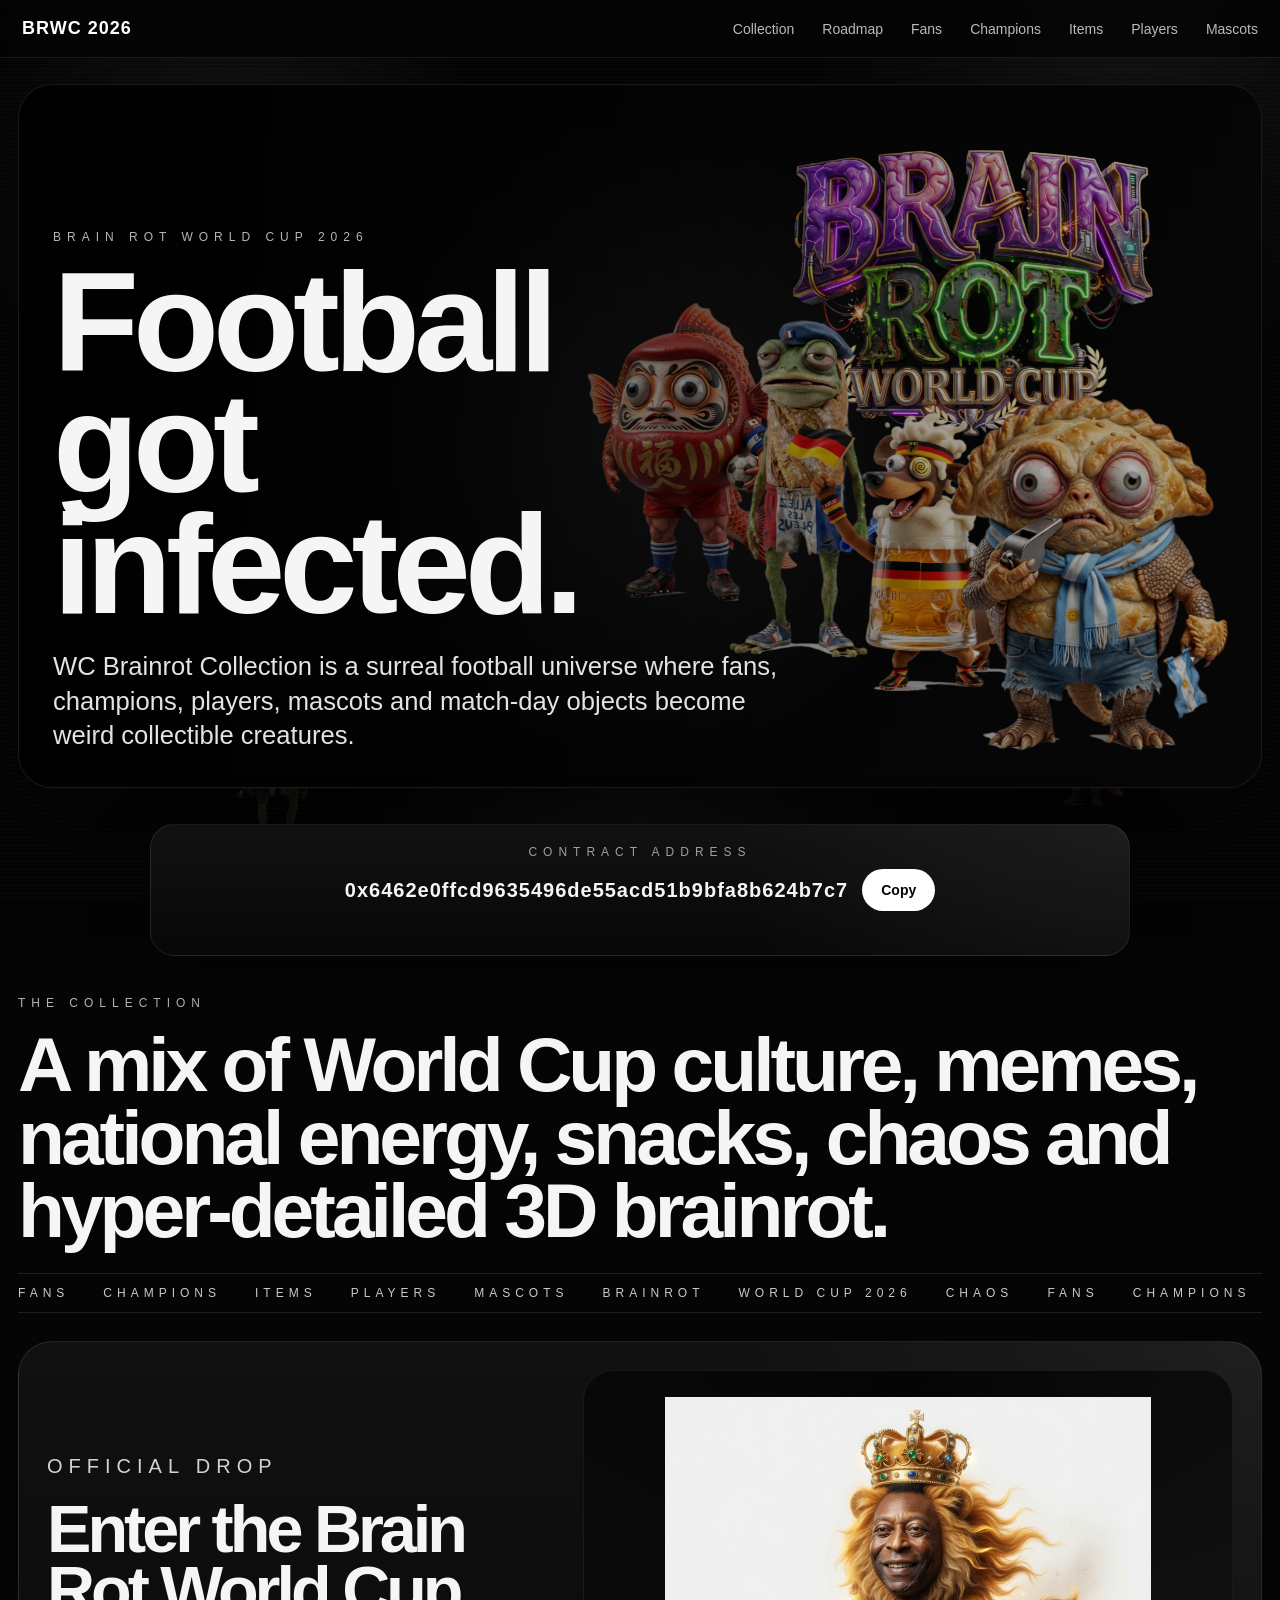
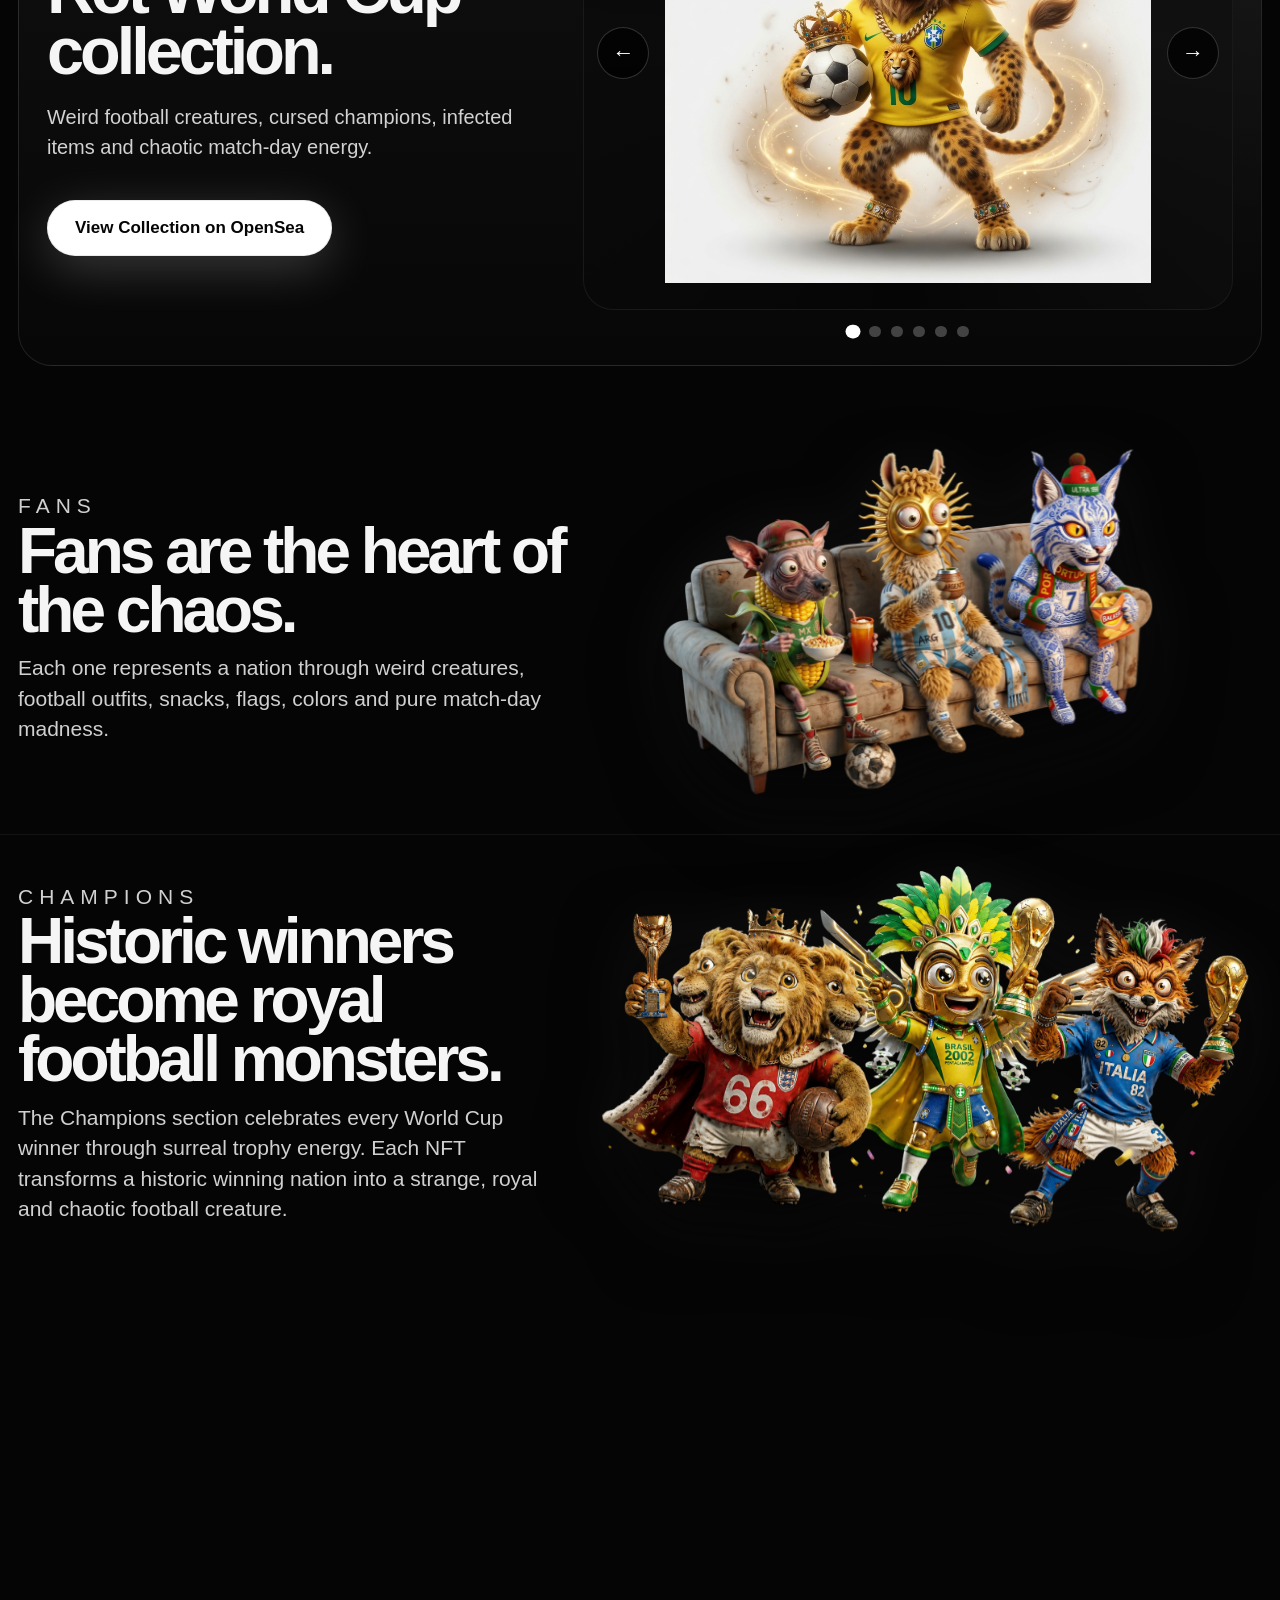
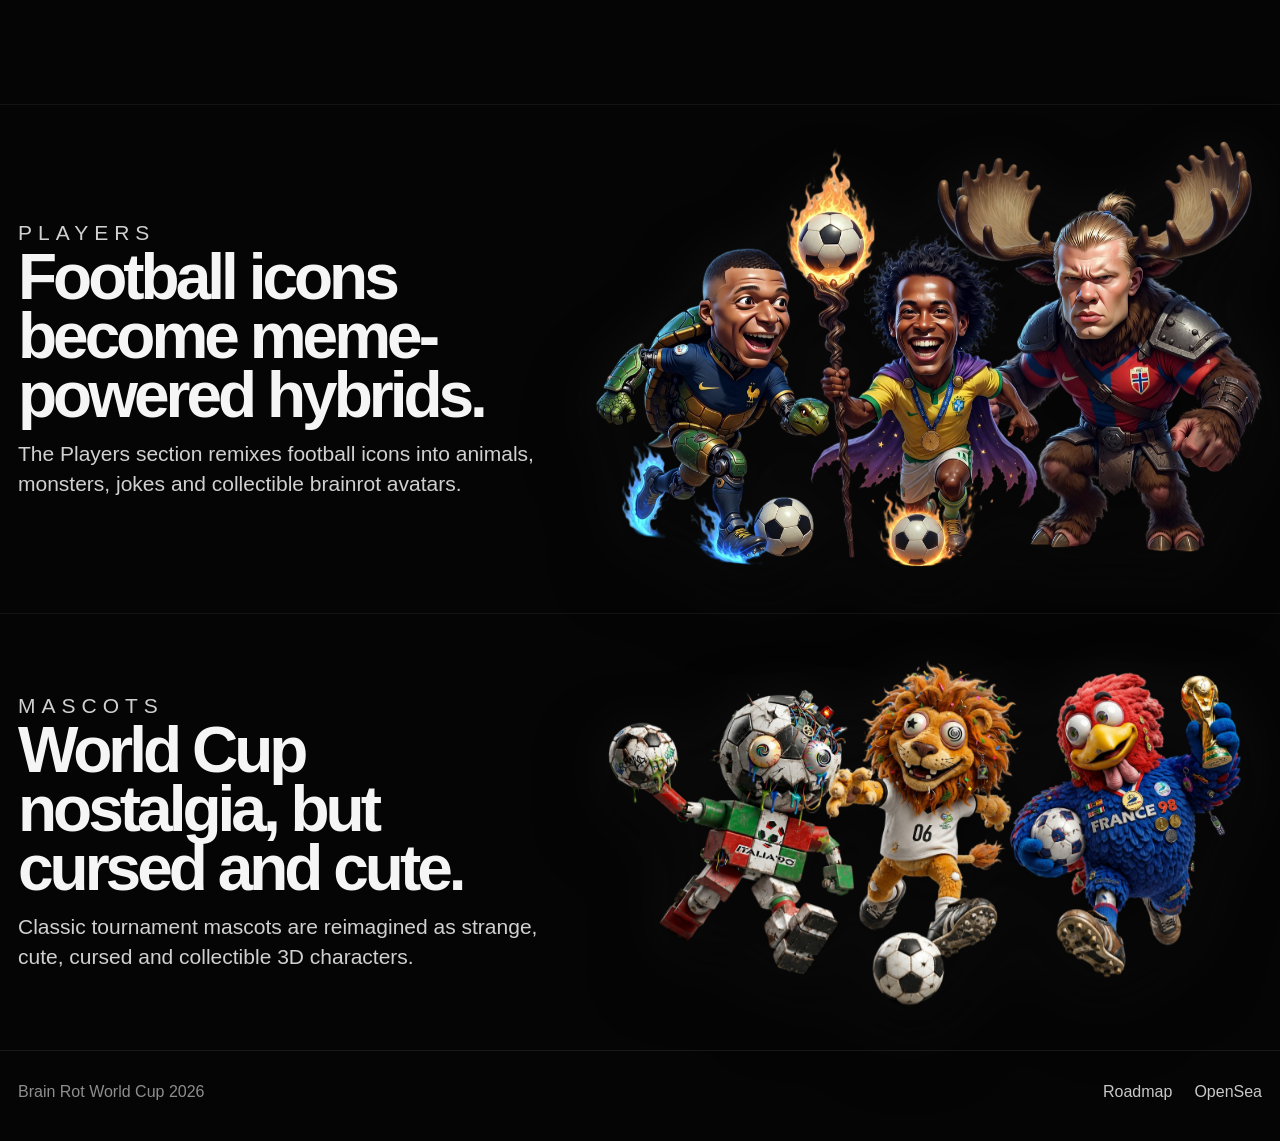
<file: index.html>
<!DOCTYPE html>
<html lang="en">
<head>
  <meta charset="UTF-8" />
  <meta name="viewport" content="width=device-width, initial-scale=1.0" />

  <title>Brain Rot World Cup 2026</title>

  <link rel="stylesheet" href="style.css" />
</head>
<body>

  <div class="cursor-glow"></div>

  <!-- Floating background characters -->
  <div class="bg-floaters">
    <img src="assets/floaters/floater-01.png" class="floater floater-1" alt="">
    <img src="assets/floaters/floater-02.png" class="floater floater-2" alt="">
    <img src="assets/floaters/floater-03.png" class="floater floater-3" alt="">
    <img src="assets/floaters/floater-04.png" class="floater floater-4" alt="">
    <img src="assets/floaters/floater-05.png" class="floater floater-5" alt="">
    <img src="assets/floaters/floater-06.png" class="floater floater-6" alt="">
  </div>

  <nav class="navbar">
   <a href="/" class="logo">BRWC 2026</a>

    <div class="nav-links">
      <a href="#collection">Collection</a>
      <a href="/roadmap">Roadmap</a>
      <a href="#fans">Fans</a>
      <a href="#champions">Champions</a>
      <a href="#items">Items</a>
      <a href="#players">Players</a>
      <a href="#mascots">Mascots</a>
    </div>
  </nav>

  <main>

    <section class="hero">
      <div class="hero-stage reveal">
        <img src="assets/hero.png" alt="Brain Rot World Cup cover" class="hero-art">

        <div class="hero-overlay"></div>

        <div class="hero-content">
          <p class="tag glitch-tag">BRAIN ROT WORLD CUP 2026</p>

          <h1 class="hero-title">
            <span>Football</span>
            <span>got</span>
            <span>infected.</span>
          </h1>

          <p class="hero-description">
            WC Brainrot Collection is a surreal football universe where fans,
            champions, players, mascots and match-day objects become weird collectible creatures.
          </p>
        </div>
      </div>
    </section>

    <section class="contract-bar reveal">
      <div class="contract-box">
        <p class="contract-label">Contract Address</p>

        <div class="contract-code-wrap">
          <span id="ca-value" class="contract-code"> 0x6462e0ffcd9635496de55acd51b9bfa8b624b7c7 </span>

          <button id="copy-ca-btn" class="copy-ca-btn magnetic" type="button">
            Copy
          </button>
        </div>

        <span id="copy-feedback" class="copy-feedback">Copied!</span>
      </div>
    </section>

    <section id="collection" class="collection-section">
      <div class="collection-top reveal">
        <p class="tag glitch-tag">THE COLLECTION</p>

        <h2 class="animated-headline">
          A mix of World Cup culture, memes, national energy, snacks, chaos and hyper-detailed 3D brainrot.
        </h2>
      </div>

      <div class="marquee reveal">
        <div class="marquee-track">
          <span>FANS</span>
          <span>CHAMPIONS</span>
          <span>ITEMS</span>
          <span>PLAYERS</span>
          <span>MASCOTS</span>
          <span>BRAINROT</span>
          <span>WORLD CUP 2026</span>
          <span>CHAOS</span>
          <span>FANS</span>
          <span>CHAMPIONS</span>
          <span>ITEMS</span>
          <span>PLAYERS</span>
          <span>MASCOTS</span>
          <span>BRAINROT</span>
          <span>WORLD CUP 2026</span>
          <span>CHAOS</span>
        </div>
      </div>

      <div class="collection-feature reveal">
        <div class="collection-copy">
          <p class="tag glitch-tag">OFFICIAL DROP</p>

          <h3>Enter the Brain Rot World Cup collection.</h3>

          <p>
            Weird football creatures, cursed champions, infected items and chaotic match-day energy.
          </p>

          <a
            href="https://opensea.io/collection/brain-rot-world-cup-2026/overview"
            target="_blank"
            rel="noopener noreferrer"
            class="opensea-button big magnetic"
          >
            View Collection on OpenSea
          </a>
        </div>

        <div class="carousel-wrap">
          <button class="carousel-btn prev magnetic" aria-label="Previous NFT">←</button>

          <div class="carousel-stage">
            <div class="slide active">
              <img src="assets/nfts/nft-01.png" alt="BRWC NFT 01">
            </div>

            <div class="slide">
              <img src="assets/nfts/nft-02.png" alt="BRWC NFT 02">
            </div>

            <div class="slide">
              <img src="assets/nfts/nft-03.png" alt="BRWC NFT 03">
            </div>

            <div class="slide">
              <img src="assets/nfts/nft-04.png" alt="BRWC NFT 04">
            </div>

            <div class="slide">
              <img src="assets/nfts/nft-05.png" alt="BRWC NFT 05">
            </div>

            <div class="slide">
              <img src="assets/nfts/nft-06.png" alt="BRWC NFT 06">
            </div>
          </div>

          <button class="carousel-btn next magnetic" aria-label="Next NFT">→</button>

          <div class="carousel-dots">
            <button class="dot active" aria-label="NFT 1"></button>
            <button class="dot" aria-label="NFT 2"></button>
            <button class="dot" aria-label="NFT 3"></button>
            <button class="dot" aria-label="NFT 4"></button>
            <button class="dot" aria-label="NFT 5"></button>
            <button class="dot" aria-label="NFT 6"></button>
          </div>
        </div>
      </div>
    </section>

    <section id="fans" class="category reveal">
      <div class="category-text">
        <p class="tag glitch-tag">FANS</p>

        <h2>Fans are the heart of the chaos.</h2>

        <p>
          Each one represents a nation through weird creatures, football outfits,
          snacks, flags, colors and pure match-day madness.
        </p>
      </div>

      <div class="category-image">
        <img src="assets/fans.png" alt="Brainrot football fans">
      </div>
    </section>

    <section id="champions" class="category reveal">
      <div class="category-text">
        <p class="tag glitch-tag">CHAMPIONS</p>

        <h2>Historic winners become royal football monsters.</h2>

        <p>
          The Champions section celebrates every World Cup winner through surreal
          trophy energy. Each NFT transforms a historic winning nation into a
          strange, royal and chaotic football creature.
        </p>
      </div>

      <div class="category-image">
        <img src="assets/champions.png" alt="Brainrot World Cup champions">
      </div>
    </section>

    <section id="items" class="category reveal">
      <div class="category-text">
        <p class="tag glitch-tag">ITEMS</p>

        <h2>The match-day objects got infected too.</h2>

        <p>
          Cards, flags, whistles, balls and football symbols turn into living
          brainrot characters with their own weird personalities.
        </p>
      </div>

      <div class="category-image">
        <img src="assets/items.png" alt="Brainrot World Cup items">
      </div>
    </section>

    <section id="players" class="category reveal">
      <div class="category-text">
        <p class="tag glitch-tag">PLAYERS</p>

        <h2>Football icons become meme-powered hybrids.</h2>

        <p>
          The Players section remixes football icons into animals, monsters,
          jokes and collectible brainrot avatars.
        </p>
      </div>

      <div class="category-image">
        <img src="assets/players.png" alt="Brainrot football players">
      </div>
    </section>

    <section id="mascots" class="category reveal">
      <div class="category-text">
        <p class="tag glitch-tag">MASCOTS</p>

        <h2>World Cup nostalgia, but cursed and cute.</h2>

        <p>
          Classic tournament mascots are reimagined as strange, cute, cursed
          and collectible 3D characters.
        </p>
      </div>

      <div class="category-image">
        <img src="assets/mascots.png" alt="Brainrot World Cup mascots">
      </div>
    </section>

  </main>

  <footer class="reveal">
    <p>Brain Rot World Cup 2026</p>

    <div class="footer-links">
      <a href="/roadmap" class="magnetic">Roadmap</a>

      <a
        href="https://opensea.io/collection/brain-rot-world-cup-2026/overview"
        target="_blank"
        rel="noopener noreferrer"
        class="magnetic"
      >
        OpenSea
      </a>
    </div>
  </footer>

  <script src="script.js"></script>
</body>
</html>
</file>
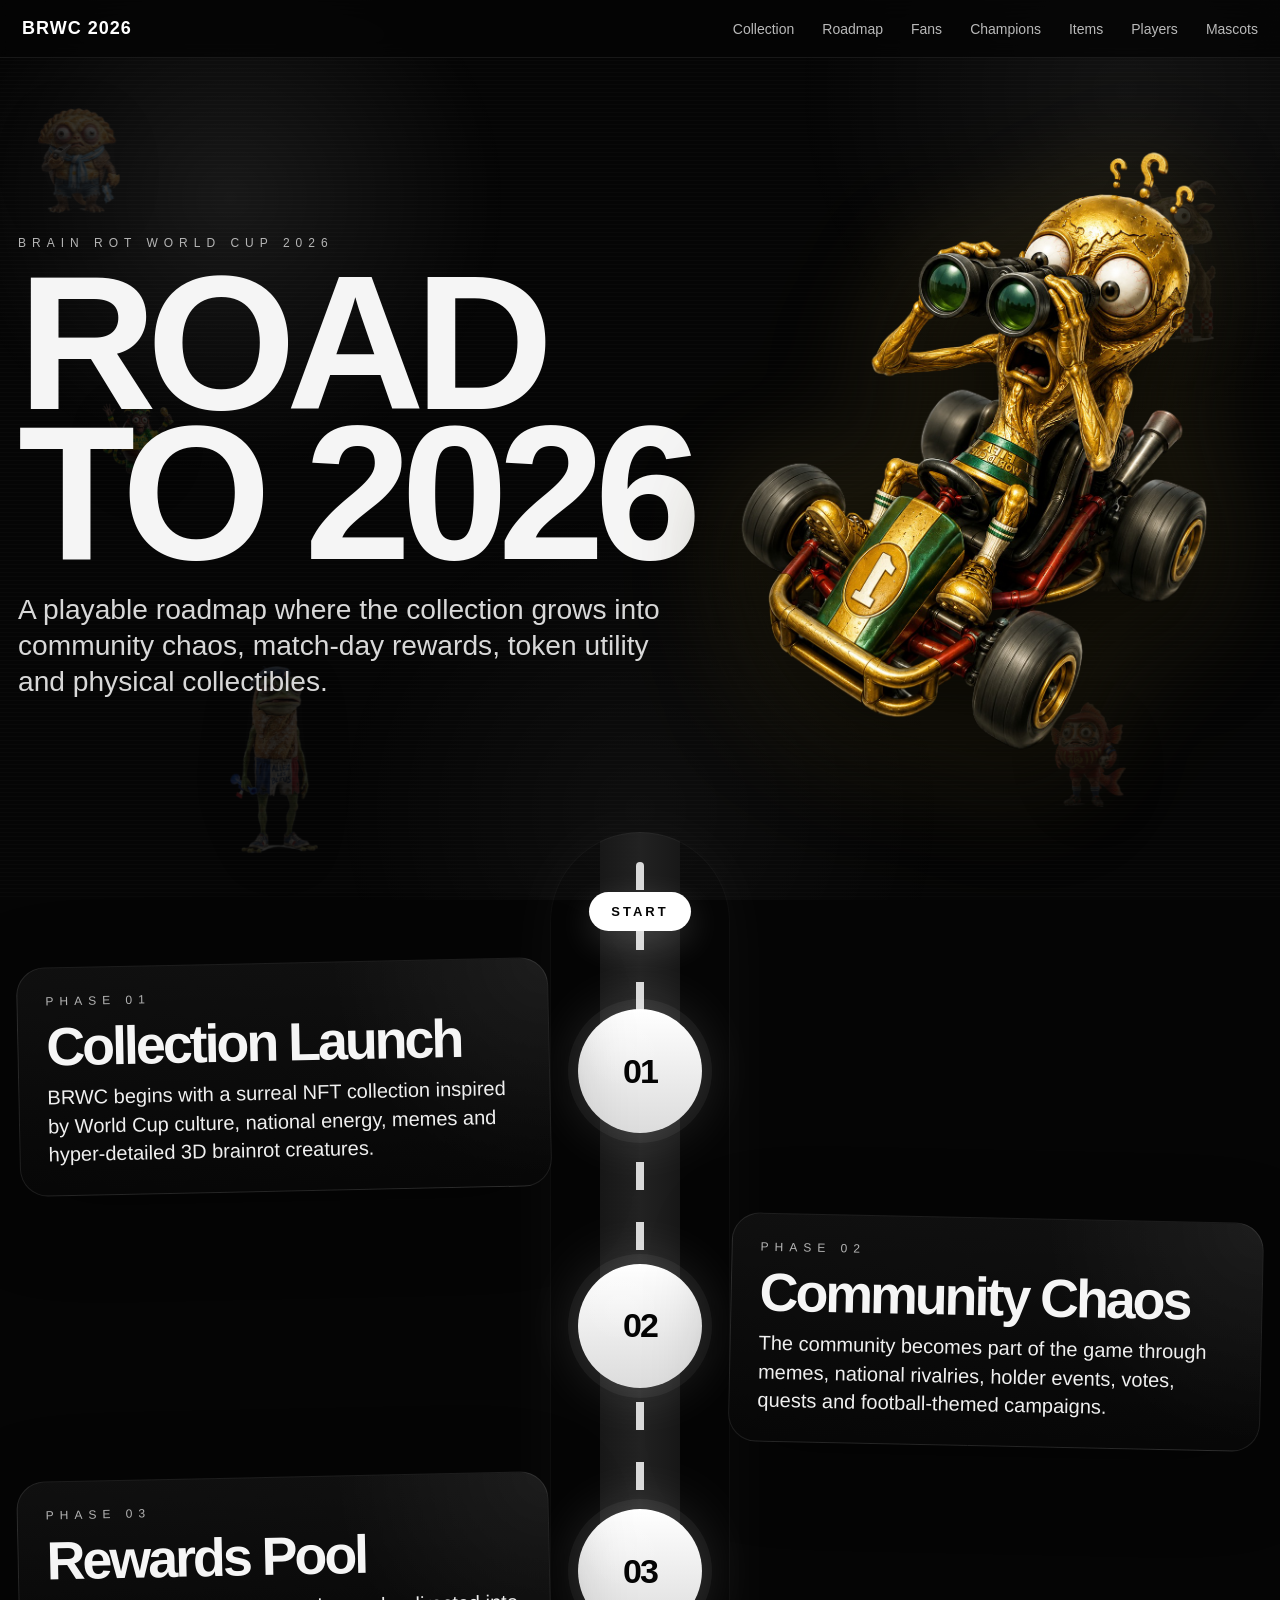
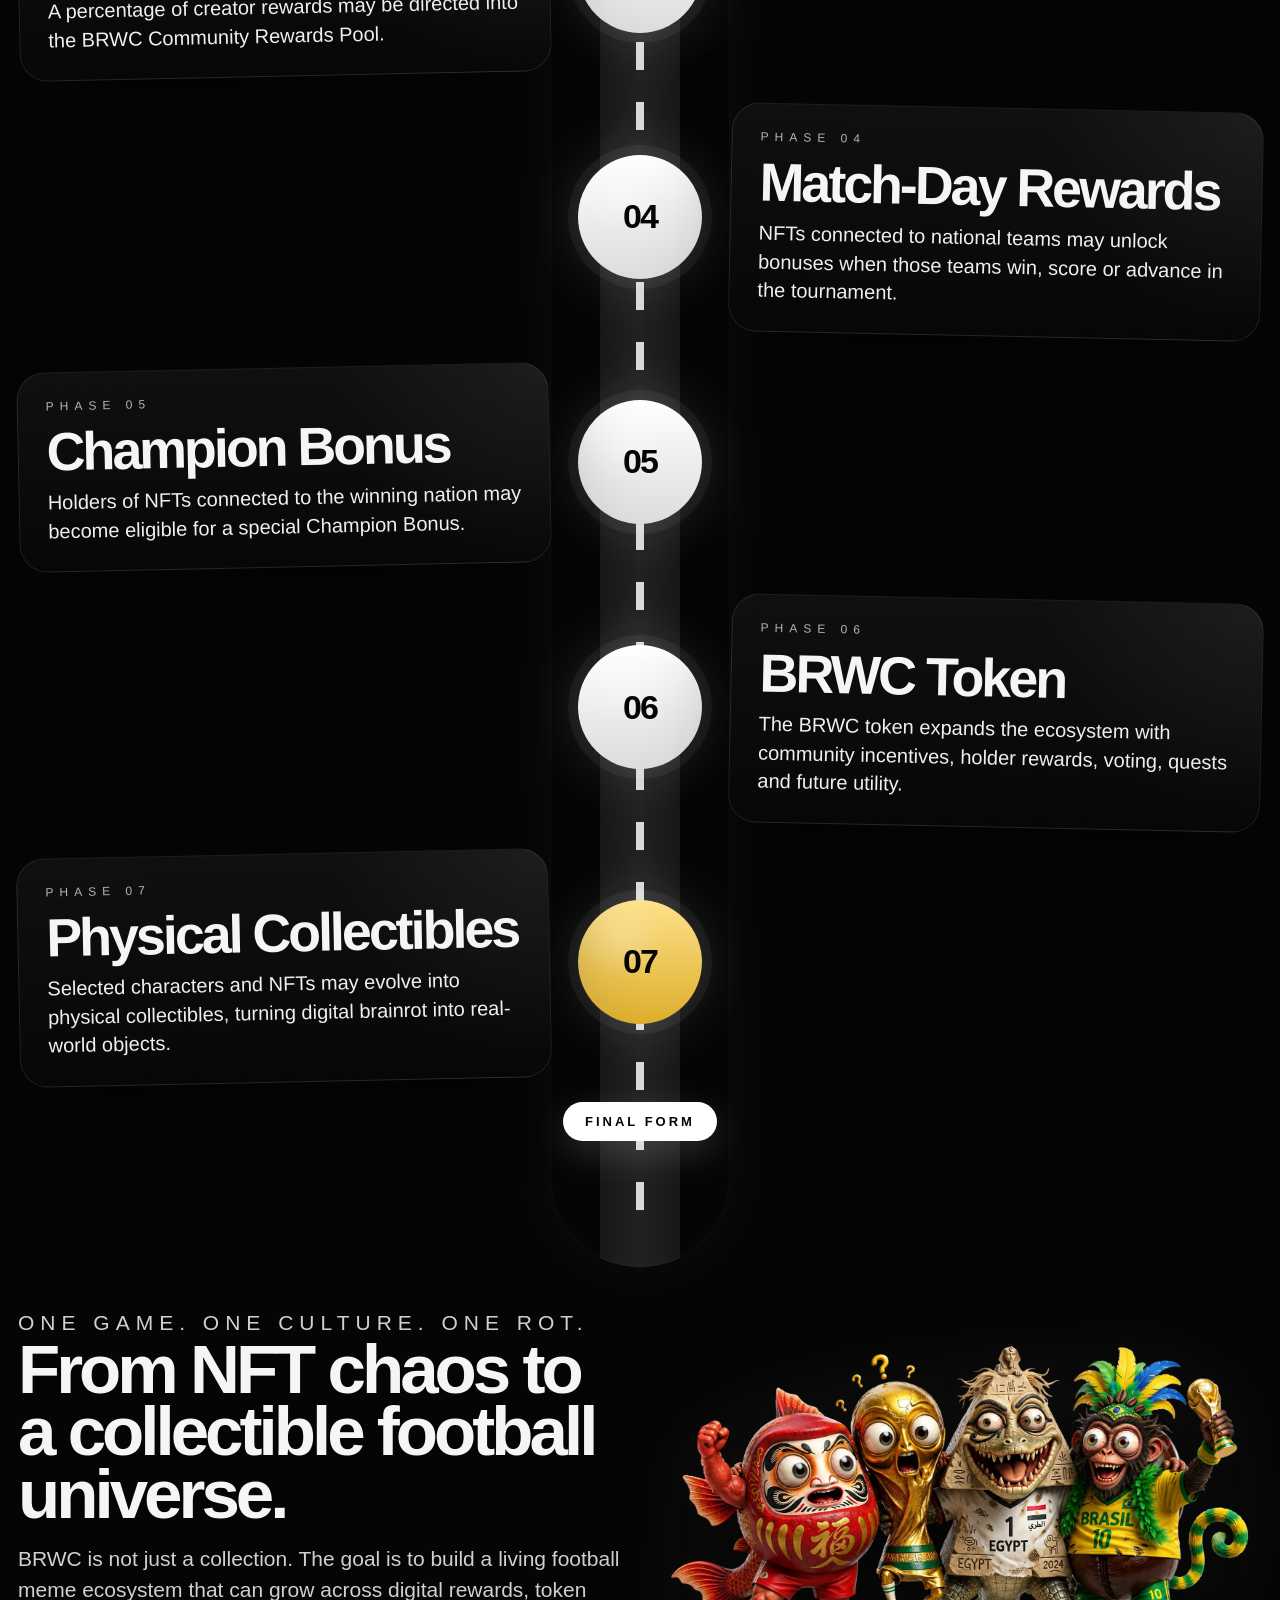
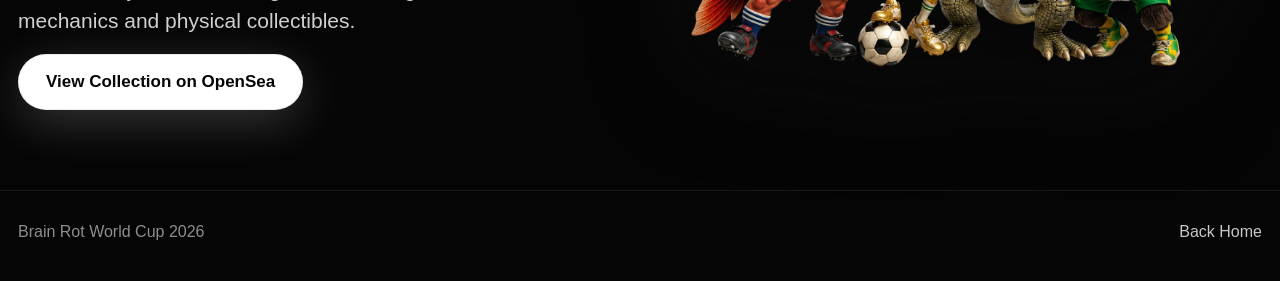
<file: roadmap.html>
<!DOCTYPE html>
<html lang="en">
<head>
  <meta charset="UTF-8" />
  <meta name="viewport" content="width=device-width, initial-scale=1.0" />

  <title>Roadmap — Brain Rot World Cup 2026</title>

  <link rel="stylesheet" href="style.css" />
</head>
<body>

  <div class="cursor-glow"></div>

  <div class="bg-floaters">
    <img src="assets/floaters/floater-01.png" class="floater floater-1" alt="">
    <img src="assets/floaters/floater-02.png" class="floater floater-2" alt="">
    <img src="assets/floaters/floater-03.png" class="floater floater-3" alt="">
    <img src="assets/floaters/floater-04.png" class="floater floater-4" alt="">
    <img src="assets/floaters/floater-05.png" class="floater floater-5" alt="">
    <img src="assets/floaters/floater-06.png" class="floater floater-6" alt="">
  </div>

  <nav class="navbar">
    <a href="index.html" class="logo">BRWC 2026</a>

    <div class="nav-links">
      <a href="index.html#collection">Collection</a>
      <a href="roadmap.html">Roadmap</a>
      <a href="index.html#fans">Fans</a>
      <a href="index.html#champions">Champions</a>
      <a href="index.html#items">Items</a>
      <a href="index.html#players">Players</a>
      <a href="index.html#mascots">Mascots</a>
    </div>
  </nav>

<main class="roadmap-page">

  <section class="road-hero">
    <div class="road-hero-copy reveal">
      <p class="tag glitch-tag">BRAIN ROT WORLD CUP 2026</p>
      <h1 class="road-title">Road to 2026</h1>
      <p class="road-subtitle">
        A playable roadmap where the collection grows into community chaos,
        match-day rewards, token utility and physical collectibles.
      </p>
    </div>

    <div class="road-hero-mascot reveal">
      <img src="assets/roadmap-trophy.png" alt="Brainrot trophy mascot">
    </div>
  </section>

  <section class="roadmap-map reveal">
    <div class="road-start">START</div>

    <article class="road-stop left">
      <div class="road-card">
        <div class="road-card-top">
          <p class="tag">PHASE 01</p>
          <h2>Collection Launch</h2>
        </div>

        <p class="road-summary">
          BRWC begins with a surreal NFT collection inspired by World Cup culture,
          national energy, memes and hyper-detailed 3D brainrot creatures.
        </p>

        <div class="road-detail">
          <p>
            Launch the core collection, open the website, establish the visual universe,
            connect the project to OpenSea and begin building the first base of holders.
          </p>
        </div>
      </div>

      <div class="road-node">
        <span>01</span>
      </div>

      <div class="road-empty"></div>
    </article>

    <article class="road-stop right">
      <div class="road-empty"></div>

      <div class="road-node">
        <span>02</span>
      </div>

      <div class="road-card">
        <div class="road-card-top">
          <p class="tag">PHASE 02</p>
          <h2>Community Chaos</h2>
        </div>

        <p class="road-summary">
          The community becomes part of the game through memes, national rivalries,
          holder events, votes, quests and football-themed campaigns.
        </p>

        <div class="road-detail">
          <p>
            Turn holders into active participants with memes, votes, mini-games,
            fan wars, country rivalries and social campaigns that keep the project alive.
          </p>
        </div>
      </div>
    </article>

    <article class="road-stop left">
      <div class="road-card">
        <div class="road-card-top">
          <p class="tag">PHASE 03</p>
          <h2>Rewards Pool</h2>
        </div>

        <p class="road-summary">
          A percentage of creator rewards may be directed into the BRWC Community Rewards Pool.
        </p>

        <div class="road-detail">
          <p>
            The pool may be used for future holder rewards, token campaigns,
            events, collabs and ecosystem growth. This becomes the fuel behind the game.
          </p>
        </div>
      </div>

      <div class="road-node">
        <span>03</span>
      </div>

      <div class="road-empty"></div>
    </article>

    <article class="road-stop right">
      <div class="road-empty"></div>

      <div class="road-node">
        <span>04</span>
      </div>

      <div class="road-card">
        <div class="road-card-top">
          <p class="tag">PHASE 04</p>
          <h2>Match-Day Rewards</h2>
        </div>

        <p class="road-summary">
          NFTs connected to national teams may unlock bonuses when those teams win,
          score or advance in the tournament.
        </p>

        <div class="road-detail">
          <p>
            During the World Cup, national team NFTs become part of the live game.
            Match results may unlock bonuses, community rewards and special campaigns.
          </p>
        </div>
      </div>
    </article>

    <article class="road-stop left">
      <div class="road-card">
        <div class="road-card-top">
          <p class="tag">PHASE 05</p>
          <h2>Champion Bonus</h2>
        </div>

        <p class="road-summary">
          Holders of NFTs connected to the winning nation may become eligible
          for a special Champion Bonus.
        </p>

        <div class="road-detail">
          <p>
            Once the World Cup champion is crowned, the winning nation’s NFTs may receive
            a special bonus funded by the BRWC Community Rewards Pool.
          </p>
        </div>
      </div>

      <div class="road-node">
        <span>05</span>
      </div>

      <div class="road-empty"></div>
    </article>

    <article class="road-stop right">
      <div class="road-empty"></div>

      <div class="road-node">
        <span>06</span>
      </div>

      <div class="road-card">
        <div class="road-card-top">
          <p class="tag">PHASE 06</p>
          <h2>BRWC Token</h2>
        </div>

        <p class="road-summary">
          The BRWC token expands the ecosystem with community incentives,
          holder rewards, voting, quests and future utility.
        </p>

        <div class="road-detail">
          <p>
            The token becomes the ecosystem fuel for participation, incentive mechanics,
            community actions, future access and deeper collection utility.
          </p>
        </div>
      </div>
    </article>

    <article class="road-stop left">
      <div class="road-card">
        <div class="road-card-top">
          <p class="tag">PHASE 07</p>
          <h2>Physical Collectibles</h2>
        </div>

        <p class="road-summary">
          Selected characters and NFTs may evolve into physical collectibles,
          turning digital brainrot into real-world objects.
        </p>

        <div class="road-detail">
          <p>
            The long-term vision includes transforming the universe into physical pieces
            such as collectible figures, cards, packs or special objects inspired by BRWC.
          </p>
        </div>
      </div>

      <div class="road-node finish">
        <span>07</span>
      </div>

      <div class="road-empty"></div>
    </article>

    <div class="road-finish">FINAL FORM</div>
  </section>

  <section class="road-bottom reveal">
    <div class="road-bottom-copy">
      <p class="tag glitch-tag">ONE GAME. ONE CULTURE. ONE ROT.</p>
      <h2>From NFT chaos to a collectible football universe.</h2>
      <p>
        BRWC is not just a collection. The goal is to build a living football meme ecosystem
        that can grow across digital rewards, token mechanics and physical collectibles.
      </p>

      <a
        href="https://opensea.io/collection/brain-rot-world-cup-2026/overview"
        target="_blank"
        rel="noopener noreferrer"
        class="opensea-button big magnetic"
      >
        View Collection on OpenSea
      </a>
    </div>

    <div class="road-bottom-art">
      <img src="assets/roadmap-fans.png" alt="Brainrot football fans">
    </div>
  </section>

</main>

  <footer class="reveal">
    <p>Brain Rot World Cup 2026</p>

    <a href="index.html">Back Home</a>
  </footer>

  <script src="script.js"></script>
</body>
</html>
</file>
<file: style.css>
* {
  box-sizing: border-box;
}

html {
  scroll-behavior: smooth;
  cursor: url("assets/trophy-cursor.png") 16 16, auto;
}

body {
  margin: 0;
  background: #050505;
  color: #f5f5f5;
  font-family: Arial, Helvetica, sans-serif;
  overflow-x: hidden;
  cursor: url("assets/trophy-cursor.png") 16 16, auto;
}

a,
button,
.carousel-btn,
.dot,
.magnetic {
  cursor: url("assets/trophy-cursor.png") 16 16, pointer;
}

body::before {
  content: "";
  position: fixed;
  inset: 0;
  pointer-events: none;
  z-index: 0;
  background:
    radial-gradient(circle at 18% 22%, rgba(255,255,255,0.08), transparent 22%),
    radial-gradient(circle at 88% 10%, rgba(255,255,255,0.06), transparent 24%),
    radial-gradient(circle at 50% 90%, rgba(255,255,255,0.04), transparent 30%);
  animation: backgroundPulse 9s ease-in-out infinite;
}

body::after {
  content: "";
  position: fixed;
  inset: 0;
  pointer-events: none;
  z-index: 1;
  opacity: 0.045;
  background-image:
    linear-gradient(rgba(255,255,255,0.35) 1px, transparent 1px);
  background-size: 100% 4px;
  mix-blend-mode: screen;
}

@keyframes backgroundPulse {
  0% {
    opacity: 0.65;
    transform: scale(1);
  }

  50% {
    opacity: 1;
    transform: scale(1.04);
  }

  100% {
    opacity: 0.65;
    transform: scale(1);
  }
}

img {
  width: 100%;
  display: block;
}

main,
nav,
footer {
  position: relative;
  z-index: 2;
}

/* cursor glow */
.cursor-glow {
  position: fixed;
  left: 0;
  top: 0;
  width: 34px;
  height: 34px;
  border-radius: 999px;
  pointer-events: none;
  z-index: 9999;
  opacity: 0;
  transform: translate(-50%, -50%);
  background: radial-gradient(circle, rgba(255,255,255,0.32), rgba(255,255,255,0.06), transparent 70%);
  mix-blend-mode: screen;
  transition:
    opacity 0.2s ease,
    width 0.2s ease,
    height 0.2s ease;
}

.cursor-glow.active {
  opacity: 1;
}

.cursor-glow.hovering {
  width: 64px;
  height: 64px;
  background: radial-gradient(circle, rgba(255,255,255,0.46), rgba(255,255,255,0.10), transparent 70%);
}

/* floating background */
.bg-floaters {
  position: fixed;
  inset: 0;
  pointer-events: none;
  overflow: hidden;
  z-index: 1;
}

.floater {
  position: absolute;
  width: 90px;
  opacity: 0.18;
  filter:
    drop-shadow(0 10px 30px rgba(0,0,0,0.55))
    drop-shadow(0 0 16px rgba(255,255,255,0.06));
  will-change: transform;
  animation-name: floaterDrift;
  animation-timing-function: ease-in-out;
  animation-iteration-count: infinite;
}

.floater-1 {
  top: 12%;
  left: 3%;
  width: 82px;
  animation-duration: 19s;
  animation-delay: -2s;
}

.floater-2 {
  top: 20%;
  right: 5%;
  width: 105px;
  animation-duration: 24s;
  animation-delay: -8s;
}

.floater-3 {
  top: 44%;
  left: 8%;
  width: 72px;
  animation-duration: 22s;
  animation-delay: -5s;
}

.floater-4 {
  top: 54%;
  right: 9%;
  width: 98px;
  animation-duration: 21s;
  animation-delay: -11s;
}

.floater-5 {
  top: 74%;
  left: 18%;
  width: 88px;
  animation-duration: 27s;
  animation-delay: -4s;
}

.floater-6 {
  top: 78%;
  right: 12%;
  width: 76px;
  animation-duration: 20s;
  animation-delay: -13s;
}

@keyframes floaterDrift {
  0% {
    transform: translate3d(0, 0, 0) rotate(0deg) scale(1);
  }

  20% {
    transform: translate3d(24px, -36px, 0) rotate(7deg) scale(1.06);
  }

  40% {
    transform: translate3d(-18px, -18px, 0) rotate(-5deg) scale(0.96);
  }

  60% {
    transform: translate3d(30px, 20px, 0) rotate(4deg) scale(1.02);
  }

  80% {
    transform: translate3d(-12px, 34px, 0) rotate(-8deg) scale(1.08);
  }

  100% {
    transform: translate3d(0, 0, 0) rotate(0deg) scale(1);
  }
}

/* reveal on scroll */
.reveal {
  opacity: 0;
  transform: translateY(34px) scale(0.985);
  filter: blur(8px);
  transition:
    opacity 0.8s ease,
    transform 0.8s ease,
    filter 0.8s ease;
}

.reveal.visible {
  opacity: 1;
  transform: translateY(0) scale(1);
  filter: blur(0);
}

/* nav */
.navbar {
  width: 100%;
  padding: 18px 22px;
  display: flex;
  justify-content: space-between;
  align-items: center;
  position: sticky;
  top: 0;
  background: rgba(5, 5, 5, 0.78);
  backdrop-filter: blur(12px);
  z-index: 10;
  border-bottom: 1px solid rgba(255,255,255,0.08);
}

.logo {
  font-size: 18px;
  font-weight: 900;
  letter-spacing: 1px;
  animation: logoJitter 5s steps(1) infinite;
}

@keyframes logoJitter {
  0%, 92%, 100% {
    transform: translate(0, 0);
  }

  93% {
    transform: translate(1px, -1px);
  }

  94% {
    transform: translate(-1px, 1px);
  }

  95% {
    transform: translate(1px, 1px);
  }
}

.nav-links {
  display: flex;
  gap: 28px;
}

.nav-links a {
  color: white;
  text-decoration: none;
  font-size: 14px;
  opacity: 0.72;
  transition:
    opacity 0.2s ease,
    transform 0.2s ease;
}

.nav-links a:hover {
  opacity: 1;
  transform: translateY(-2px);
}

/* tags */
.tag {
  font-size: 12px;
  letter-spacing: 6px;
  text-transform: uppercase;
  color: #b5b5b5;
  margin: 0 0 18px;
}

.glitch-tag {
  animation: tinyGlitch 4.6s steps(1) infinite;
}

@keyframes tinyGlitch {
  0%, 88%, 100% {
    transform: translate(0, 0);
    opacity: 0.9;
  }

  89% {
    transform: translate(1px, -1px);
    opacity: 1;
  }

  90% {
    transform: translate(-1px, 1px);
    opacity: 0.75;
  }

  91% {
    transform: translate(0, 0);
    opacity: 0.9;
  }
}

/* hero */
.hero {
  padding: 26px 18px 28px;
}

.hero-stage {
  position: relative;
  min-height: 78vh;
  border-radius: 34px;
  overflow: hidden;
  background:
    radial-gradient(circle at center, rgba(255,255,255,0.08), transparent 45%),
    #090909;
  border: 1px solid rgba(255,255,255,0.07);
  box-shadow: 0 30px 100px rgba(0,0,0,0.55);
  animation: heroBreath 7s ease-in-out infinite;
}

@keyframes heroBreath {
  0% {
    transform: translateY(0) scale(1);
  }

  50% {
    transform: translateY(-4px) scale(1.006);
  }

  100% {
    transform: translateY(0) scale(1);
  }
}

.hero-art {
  width: 100%;
  height: 100%;
  object-fit: cover;
  object-position: center;
  min-height: 78vh;
  transform: scale(1.015);
  transition: transform 0.25s ease-out;
  will-change: transform;
}

.hero-overlay {
  position: absolute;
  inset: 0;
  background:
    linear-gradient(90deg, rgba(0,0,0,0.88) 0%, rgba(0,0,0,0.56) 36%, rgba(0,0,0,0.18) 64%, rgba(0,0,0,0.08) 100%),
    linear-gradient(180deg, rgba(0,0,0,0.28) 0%, rgba(0,0,0,0.2) 100%);
}

.hero-content {
  position: absolute;
  left: 34px;
  bottom: 34px;
  max-width: 760px;
  z-index: 2;
}

.hero-title {
  font-size: clamp(64px, 11vw, 170px);
  line-height: 0.86;
  letter-spacing: -6px;
  margin: 0;
}

.split-text .char {
  display: inline-block;
  transform-origin: 50% 80%;
  animation: charWave 3.8s ease-in-out infinite;
  animation-delay: calc(var(--i) * 0.035s);
}

@keyframes charWave {
  0%, 100% {
    transform: translateY(0) rotate(0deg) skewX(0deg);
  }

  30% {
    transform: translateY(-3px) rotate(-0.8deg) skewX(-1deg);
  }

  60% {
    transform: translateY(2px) rotate(0.6deg) skewX(0.8deg);
  }
}

.hero-description {
  font-size: clamp(22px, 2vw, 34px);
  line-height: 1.35;
  color: #e3e3e3;
  max-width: 900px;
  margin: 24px 0 0;
  animation: descriptionFloat 6s ease-in-out infinite;
}

@keyframes descriptionFloat {
  0%, 100% {
    transform: translateY(0);
  }

  50% {
    transform: translateY(-4px);
  }
}

/* collection */
.collection-section {
  padding: 16px 18px 36px;
}

.collection-top {
  max-width: 1200px;
}

.collection-top h2 {
  font-size: clamp(40px, 6vw, 92px);
  line-height: 0.95;
  letter-spacing: -4px;
  margin: 0;
}

.animated-headline {
  animation: softWobble 6s ease-in-out infinite;
  transform-origin: left center;
}

@keyframes softWobble {
  0% {
    transform: skewX(0deg) translateY(0);
  }

  25% {
    transform: skewX(-0.9deg) translateY(-2px);
  }

  50% {
    transform: skewX(0.9deg) translateY(2px);
  }

  75% {
    transform: skewX(-0.4deg) translateY(-1px);
  }

  100% {
    transform: skewX(0deg) translateY(0);
  }
}

.marquee {
  width: 100%;
  overflow: hidden;
  margin: 26px 0 28px;
  border-top: 1px solid rgba(255,255,255,0.1);
  border-bottom: 1px solid rgba(255,255,255,0.1);
  padding: 12px 0;
  transform: rotate(-0.3deg);
}

.marquee-track {
  display: flex;
  gap: 34px;
  width: max-content;
  animation: marqueeMove 19s linear infinite;
}

.marquee-track span {
  font-size: 12px;
  letter-spacing: 5px;
  white-space: nowrap;
  opacity: 0.82;
  animation: marqueePulse 3s ease-in-out infinite;
}

.marquee-track span:nth-child(odd) {
  animation-delay: 1s;
}

@keyframes marqueeMove {
  from {
    transform: translateX(0);
  }

  to {
    transform: translateX(-50%);
  }
}

@keyframes marqueePulse {
  0%, 100% {
    opacity: 0.55;
    transform: translateY(0);
  }

  50% {
    opacity: 1;
    transform: translateY(-1px);
  }
}

.collection-feature {
  display: grid;
  grid-template-columns: 0.88fr 1.12fr;
  gap: 26px;
  align-items: center;
  padding: 28px;
  border-radius: 34px;
  border: 1px solid rgba(255,255,255,0.1);
  background:
    radial-gradient(circle at top right, rgba(255,255,255,0.06), transparent 40%),
    linear-gradient(180deg, #111111, #070707);
}

.collection-copy h3 {
  font-size: clamp(48px, 5.2vw, 78px);
  line-height: 0.92;
  letter-spacing: -4px;
  margin: 0 0 20px;
  max-width: 520px;
  animation: titleBreath 5.8s ease-in-out infinite;
}

@keyframes titleBreath {
  0%, 100% {
    transform: scale(1);
  }

  50% {
    transform: scale(1.012);
  }
}

.collection-copy p {
  font-size: 20px;
  line-height: 1.5;
  color: #d2d2d2;
  max-width: 540px;
}

.opensea-button {
  display: inline-block;
  text-decoration: none;
  border-radius: 999px;
  font-weight: 900;
  transition:
    transform 0.2s ease,
    box-shadow 0.2s ease,
    letter-spacing 0.2s ease;
}

.opensea-button.big {
  margin-top: 18px;
  padding: 18px 28px;
  font-size: 17px;
  color: #050505;
  background: #ffffff;
  box-shadow:
    0 12px 50px rgba(255,255,255,0.2),
    inset 0 0 0 1px rgba(0,0,0,0.08);
  animation: buttonPulse 2.8s ease-in-out infinite;
}

.opensea-button.big:hover {
  transform: translateY(-4px) scale(1.025) rotate(-0.6deg);
  box-shadow:
    0 18px 65px rgba(255,255,255,0.3),
    0 0 0 8px rgba(255,255,255,0.05);
  letter-spacing: 0.2px;
}

@keyframes buttonPulse {
  0%, 100% {
    box-shadow:
      0 12px 50px rgba(255,255,255,0.18),
      inset 0 0 0 1px rgba(0,0,0,0.08);
  }

  50% {
    box-shadow:
      0 18px 70px rgba(255,255,255,0.28),
      inset 0 0 0 1px rgba(0,0,0,0.08);
  }
}

/* carousel */
.carousel-wrap {
  position: relative;
}

.carousel-stage {
  position: relative;
  height: 540px;
  border-radius: 30px;
  overflow: hidden;
  background:
    radial-gradient(circle at center, rgba(255,255,255,0.12), transparent 52%),
    #050505;
  border: 1px solid rgba(255,255,255,0.08);
}

.carousel-stage::before {
  content: "";
  position: absolute;
  inset: -40%;
  background: conic-gradient(
    from 0deg,
    transparent,
    rgba(255,255,255,0.08),
    transparent,
    rgba(255,255,255,0.04),
    transparent
  );
  animation: carouselAura 10s linear infinite;
  opacity: 0.6;
}

@keyframes carouselAura {
  from {
    transform: rotate(0deg);
  }

  to {
    transform: rotate(360deg);
  }
}

.slide {
  position: absolute;
  inset: 0;
  opacity: 0;
  transform: scale(0.96) rotate(-1deg);
  transition:
    opacity 0.45s ease,
    transform 0.45s ease;
  pointer-events: none;
  z-index: 2;
}

.slide.active {
  opacity: 1;
  transform: scale(1) rotate(0deg);
  pointer-events: auto;
}

.slide img {
  width: 100%;
  height: 100%;
  object-fit: contain;
  padding: 26px;
  animation: nftFloat 4.8s ease-in-out infinite;
}

@keyframes nftFloat {
  0% {
    transform: translateY(0) rotate(0deg);
  }

  50% {
    transform: translateY(-10px) rotate(0.5deg);
  }

  100% {
    transform: translateY(0) rotate(0deg);
  }
}

.carousel-btn {
  position: absolute;
  top: 50%;
  transform: translateY(-50%);
  z-index: 5;
  width: 52px;
  height: 52px;
  border-radius: 999px;
  border: 1px solid rgba(255,255,255,0.18);
  background: rgba(0,0,0,0.72);
  color: white;
  font-size: 22px;
  transition:
    transform 0.2s ease,
    background 0.2s ease,
    box-shadow 0.2s ease;
}

.carousel-btn:hover {
  background: rgba(255,255,255,0.14);
  box-shadow: 0 0 35px rgba(255,255,255,0.12);
}

.carousel-btn.prev {
  left: 14px;
}

.carousel-btn.next {
  right: 14px;
}

.carousel-dots {
  display: flex;
  justify-content: center;
  gap: 10px;
  margin-top: 16px;
}

.dot {
  width: 11px;
  height: 11px;
  border-radius: 999px;
  border: none;
  background: rgba(255,255,255,0.24);
  transition:
    transform 0.2s ease,
    background 0.2s ease;
}

.dot.active {
  background: white;
  transform: scale(1.25);
}

/* categories */
.category {
  display: grid;
  grid-template-columns: 0.9fr 1.1fr;
  align-items: center;
  gap: 18px;
  padding: 28px 18px;
}

.category + .category {
  border-top: 1px solid rgba(255,255,255,0.06);
}

.category-text {
  max-width: 620px;
}

.category-text h2 {
  font-size: clamp(44px, 5vw, 82px);
  line-height: 0.92;
  letter-spacing: -4px;
  margin: 0 0 14px;
  animation: categoryTitleWobble 7s ease-in-out infinite;
}

@keyframes categoryTitleWobble {
  0%, 100% {
    transform: translateY(0) skewX(0deg);
  }

  35% {
    transform: translateY(-2px) skewX(-0.7deg);
  }

  70% {
    transform: translateY(2px) skewX(0.6deg);
  }
}

.category-text p {
  font-size: 21px;
  line-height: 1.45;
  color: #d0d0d0;
  margin: 0;
}

.category-image {
  display: flex;
  align-items: center;
  justify-content: center;
  min-height: 320px;
}

.category-image img {
  max-width: 100%;
  max-height: 540px;
  object-fit: contain;
  filter:
    drop-shadow(0 30px 36px rgba(0,0,0,0.75))
    drop-shadow(0 0 30px rgba(255,255,255,0.05));
  animation: imageFloat 5s ease-in-out infinite;
  will-change: transform;
}

@keyframes imageFloat {
  0% {
    transform: translateY(0px) rotate(0deg) scale(1);
  }

  50% {
    transform: translateY(-10px) rotate(0.5deg) scale(1.01);
  }

  100% {
    transform: translateY(0px) rotate(0deg) scale(1);
  }
}

/* footer */
footer {
  padding: 32px 18px 40px;
  border-top: 1px solid rgba(255,255,255,0.08);
  display: flex;
  justify-content: space-between;
  color: #8e8e8e;
}

footer p {
  margin: 0;
}

footer a {
  color: white;
  text-decoration: none;
  opacity: 0.78;
  transition:
    opacity 0.2s ease,
    transform 0.2s ease;
}

footer a:hover {
  opacity: 1;
  transform: translateY(-2px);
}

/* reduced motion */
@media (prefers-reduced-motion: reduce) {
  *,
  *::before,
  *::after {
    animation-duration: 0.001ms !important;
    animation-iteration-count: 1 !important;
    transition-duration: 0.001ms !important;
    scroll-behavior: auto !important;
  }
}
/* =========================
   ROADMAP PAGE — BOLD ROAD STYLE
========================= */

.roadmap-page {
  position: relative;
  z-index: 2;
}

.road-hero {
  min-height: 86vh;
  padding: 70px 18px 24px;
  display: grid;
  grid-template-columns: 1fr 0.8fr;
  align-items: center;
  gap: 22px;
}

.road-title {
  font-size: clamp(84px, 15vw, 220px);
  line-height: 0.78;
  letter-spacing: -10px;
  margin: 0;
  text-transform: uppercase;
  animation: roadmapTitleMove 6s ease-in-out infinite;
}

.road-subtitle {
  max-width: 760px;
  margin: 24px 0 0;
  color: #d8d8d8;
  font-size: clamp(20px, 2.2vw, 34px);
  line-height: 1.28;
}

.road-hero-mascot {
  display: flex;
  justify-content: center;
  align-items: center;
}

.road-hero-mascot img {
  max-height: 700px;
  object-fit: contain;
  filter:
    drop-shadow(0 32px 50px rgba(0,0,0,0.8))
    drop-shadow(0 0 50px rgba(255, 215, 90, 0.16));
  animation: trophyFloatWild 5.6s ease-in-out infinite;
}

@keyframes trophyFloatWild {
  0%, 100% {
    transform: translateY(0) rotate(0deg) scale(1);
  }
  50% {
    transform: translateY(-14px) rotate(1deg) scale(1.02);
  }
}

.roadmap-map {
  position: relative;
  max-width: 1360px;
  margin: 0 auto;
  padding: 60px 18px 100px;
}

.roadmap-map::before {
  content: "";
  position: absolute;
  top: 0;
  bottom: 0;
  left: 50%;
  width: 180px;
  transform: translateX(-50%);
  border-radius: 999px;
  background:
    linear-gradient(90deg,
      transparent 0,
      transparent 28%,
      #181818 28%,
      #222222 50%,
      #181818 72%,
      transparent 72%,
      transparent 100%);
  box-shadow:
    inset 0 0 0 1px rgba(255,255,255,0.04),
    0 0 70px rgba(255,255,255,0.04);
  z-index: 0;
}

.roadmap-map::after {
  content: "";
  position: absolute;
  top: 30px;
  bottom: 30px;
  left: 50%;
  width: 8px;
  transform: translateX(-50%);
  border-radius: 999px;
  background:
    repeating-linear-gradient(
      180deg,
      rgba(255,255,255,0.92) 0 28px,
      transparent 28px 60px
    );
  opacity: 0.9;
  z-index: 1;
}

.road-start,
.road-finish {
  position: relative;
  z-index: 3;
  width: fit-content;
  margin: 0 auto 26px;
  padding: 12px 22px;
  border-radius: 999px;
  background: white;
  color: #050505;
  font-size: 13px;
  font-weight: 900;
  letter-spacing: 3px;
  text-transform: uppercase;
  box-shadow: 0 12px 35px rgba(255,255,255,0.16);
}

.road-finish {
  margin-top: 8px;
}

.road-stop {
  position: relative;
  z-index: 3;
  display: grid;
  grid-template-columns: 1fr 180px 1fr;
  align-items: center;
  margin: 26px 0;
  min-height: 210px;
}

.road-node {
  width: 124px;
  height: 124px;
  border-radius: 999px;
  background:
    radial-gradient(circle at 35% 30%, rgba(255,255,255,0.22), transparent 35%),
    linear-gradient(180deg, #ffffff, #dcdcdc);
  color: #050505;
  display: flex;
  align-items: center;
  justify-content: center;
  margin: 0 auto;
  font-size: 34px;
  font-weight: 900;
  letter-spacing: -2px;
  box-shadow:
    0 0 0 10px rgba(255,255,255,0.05),
    0 0 60px rgba(255,255,255,0.16);
  transition: transform 0.25s ease, box-shadow 0.25s ease;
}

.road-node.finish {
  background:
    radial-gradient(circle at 35% 30%, rgba(255,255,255,0.2), transparent 35%),
    linear-gradient(180deg, #ffe18b, #dcae2b);
}

.road-stop:hover .road-node,
.road-stop.active .road-node {
  transform: scale(1.08) rotate(-2deg);
  box-shadow:
    0 0 0 16px rgba(255,255,255,0.07),
    0 0 100px rgba(255,255,255,0.24);
}

.road-card {
  position: relative;
  padding: 26px 28px;
  border-radius: 28px;
  border: 1px solid rgba(255,255,255,0.09);
  background:
    radial-gradient(circle at top right, rgba(255,255,255,0.06), transparent 38%),
    linear-gradient(180deg, rgba(16,16,16,0.98), rgba(7,7,7,0.98));
  box-shadow: 0 20px 80px rgba(0,0,0,0.34);
  transition:
    transform 0.28s ease,
    border-color 0.28s ease,
    box-shadow 0.28s ease;
  overflow: hidden;
}

.left .road-card {
  transform: rotate(-1.2deg);
  transform-origin: right center;
}

.right .road-card {
  transform: rotate(1.2deg);
  transform-origin: left center;
}

.road-stop:hover .road-card,
.road-stop.active .road-card {
  transform: rotate(0deg) translateY(-8px) scale(1.02);
  border-color: rgba(255,255,255,0.18);
  box-shadow:
    0 30px 100px rgba(0,0,0,0.55),
    0 0 60px rgba(255,255,255,0.05);
}

.road-card::before {
  content: "";
  position: absolute;
  inset: auto -30% -65% auto;
  width: 240px;
  height: 240px;
  border-radius: 999px;
  background: radial-gradient(circle, rgba(255,255,255,0.10), transparent 70%);
  opacity: 0;
  transition: opacity 0.3s ease;
}

.road-stop:hover .road-card::before,
.road-stop.active .road-card::before {
  opacity: 1;
}

.road-card h2 {
  font-size: clamp(34px, 4.2vw, 60px);
  line-height: 0.92;
  letter-spacing: -3px;
  margin: 0 0 12px;
}

.road-summary {
  margin: 0;
  font-size: 20px;
  line-height: 1.42;
  color: #efefef;
}

.road-detail {
  max-height: 0;
  overflow: hidden;
  opacity: 0;
  margin-top: 0;
  transition:
    max-height 0.35s ease,
    opacity 0.25s ease,
    margin-top 0.25s ease;
}

.road-detail p {
  margin: 0;
  font-size: 17px;
  line-height: 1.5;
  color: #bcbcbc;
}

.road-stop:hover .road-detail,
.road-stop.active .road-detail,
.road-stop:focus-within .road-detail {
  max-height: 260px;
  opacity: 1;
  margin-top: 16px;
}

.road-card-top .tag {
  margin-bottom: 14px;
}

.road-bottom {
  padding: 40px 18px 80px;
  display: grid;
  grid-template-columns: 1fr 1fr;
  gap: 28px;
  align-items: center;
}

.road-bottom-copy h2 {
  font-size: clamp(42px, 5.4vw, 90px);
  line-height: 0.9;
  letter-spacing: -4px;
  margin: 0 0 18px;
}

.road-bottom-copy p {
  font-size: 21px;
  line-height: 1.48;
  color: #d0d0d0;
  margin: 0;
}

.road-bottom-art {
  display: flex;
  justify-content: center;
}

.road-bottom-art img {
  max-height: 560px;
  object-fit: contain;
  filter:
    drop-shadow(0 30px 45px rgba(0,0,0,0.75))
    drop-shadow(0 0 40px rgba(255,255,255,0.06));
  animation: imageFloat 5s ease-in-out infinite;
}

/* mobile */
@media (max-width: 900px) {
  html,
  body,
  a,
  button {
    cursor: auto;
  }

  .cursor-glow {
    display: none;
  }

  .nav-links {
    display: none;
  }

  .hero-stage {
    min-height: 68vh;
  }

  .hero-art {
    min-height: 68vh;
  }

  .hero-content {
    left: 20px;
    right: 20px;
    bottom: 20px;
    max-width: none;
  }

  .hero-title {
    letter-spacing: -4px;
  }

  .collection-feature {
    grid-template-columns: 1fr;
    padding: 20px;
  }

  .carousel-stage {
    height: 380px;
  }

  .category {
    grid-template-columns: 1fr;
    padding: 24px 18px;
    gap: 8px;
  }

  .category-image img {
    max-height: 400px;
  }

  .floater {
    opacity: 0.1;
    width: 60px !important;
  }

  footer {
    flex-direction: column;
    gap: 10px;
  }
  .footer-links {
  flex-direction: column;
  align-items: flex-start;
  gap: 10px;
}
.road-hero {
  min-height: auto;
  grid-template-columns: 1fr;
  padding: 48px 18px 12px;
}

.road-title {
  font-size: clamp(60px, 19vw, 108px);
  letter-spacing: -5px;
}

.road-subtitle {
  font-size: 20px;
}

.road-hero-mascot img {
  max-height: 380px;
}

.roadmap-map {
  padding: 34px 18px 60px;
}

.roadmap-map::before {
  left: 36px;
  width: 84px;
  transform: none;
}

.roadmap-map::after {
  left: 36px;
  width: 6px;
  transform: none;
}

.road-start,
.road-finish {
  margin-left: 0;
}

.road-stop {
  grid-template-columns: 84px 1fr;
  margin: 16px 0 28px;
  min-height: auto;
}

.road-stop .road-empty {
  display: none;
}

.road-stop.left,
.road-stop.right {
  grid-template-columns: 84px 1fr;
}

.road-node {
  width: 70px;
  height: 70px;
  font-size: 22px;
}

.road-card {
  padding: 20px 20px 22px;
  border-radius: 22px;
  transform: rotate(0deg) !important;
}

.road-card h2 {
  font-size: clamp(28px, 9vw, 42px);
  letter-spacing: -2px;
}

.road-summary {
  font-size: 17px;
}

.road-detail p {
  font-size: 15px;
}

.road-bottom {
  grid-template-columns: 1fr;
  padding: 20px 18px 56px;
}

.road-bottom-art img {
  max-height: 380px;
}
}
/* contract address bar */
.contract-bar {
  padding: 8px 18px 24px;
  position: relative;
  z-index: 2;
}

.contract-box {
  max-width: 980px;
  margin: 0 auto;
  padding: 20px 22px;
  border-radius: 24px;
  border: 1px solid rgba(255,255,255,0.08);
  background:
    radial-gradient(circle at top right, rgba(255,255,255,0.05), transparent 40%),
    linear-gradient(180deg, rgba(18,18,18,0.96), rgba(8,8,8,0.96));
  box-shadow: 0 18px 60px rgba(0,0,0,0.35);
  text-align: center;
}

.contract-label {
  margin: 0 0 10px;
  font-size: 12px;
  letter-spacing: 6px;
  text-transform: uppercase;
  color: #9f9f9f;
}

.contract-code-wrap {
  display: inline-flex;
  align-items: center;
  gap: 14px;
  flex-wrap: wrap;
  justify-content: center;
}

.contract-code {
  font-size: clamp(15px, 2vw, 20px);
  font-weight: 700;
  letter-spacing: 1px;
  color: #f5f5f5;
  word-break: break-word;
}

.copy-ca-btn {
  border: 1px solid rgba(255,255,255,0.12);
  background: #ffffff;
  color: #050505;
  border-radius: 999px;
  padding: 12px 18px;
  font-size: 14px;
  font-weight: 900;
  transition:
    transform 0.2s ease,
    box-shadow 0.2s ease,
    opacity 0.2s ease;
}

.copy-ca-btn:hover {
  transform: translateY(-2px);
  box-shadow: 0 10px 30px rgba(255,255,255,0.18);
}

.copy-feedback {
  display: block;
  margin-top: 10px;
  font-size: 12px;
  letter-spacing: 2px;
  text-transform: uppercase;
  color: #8dffb3;
  opacity: 0;
  transform: translateY(4px);
  transition:
    opacity 0.2s ease,
    transform 0.2s ease;
}

.copy-feedback.show {
  opacity: 1;
  transform: translateY(0);
}
.logo {
  color: white;
  text-decoration: none;
}

.footer-links {
  display: flex;
  gap: 22px;
  align-items: center;
}

.footer-links a {
  color: white;
  text-decoration: none;
  opacity: 0.78;
  transition:
    opacity 0.2s ease,
    transform 0.2s ease;
}

.footer-links a:hover {
  opacity: 1;
  transform: translateY(-2px);
}
.hero-title span {
  display: block;
  white-space: nowrap;
}

@media (max-width: 900px) {
  .hero-title span {
    white-space: normal;
  }
}
</file>
